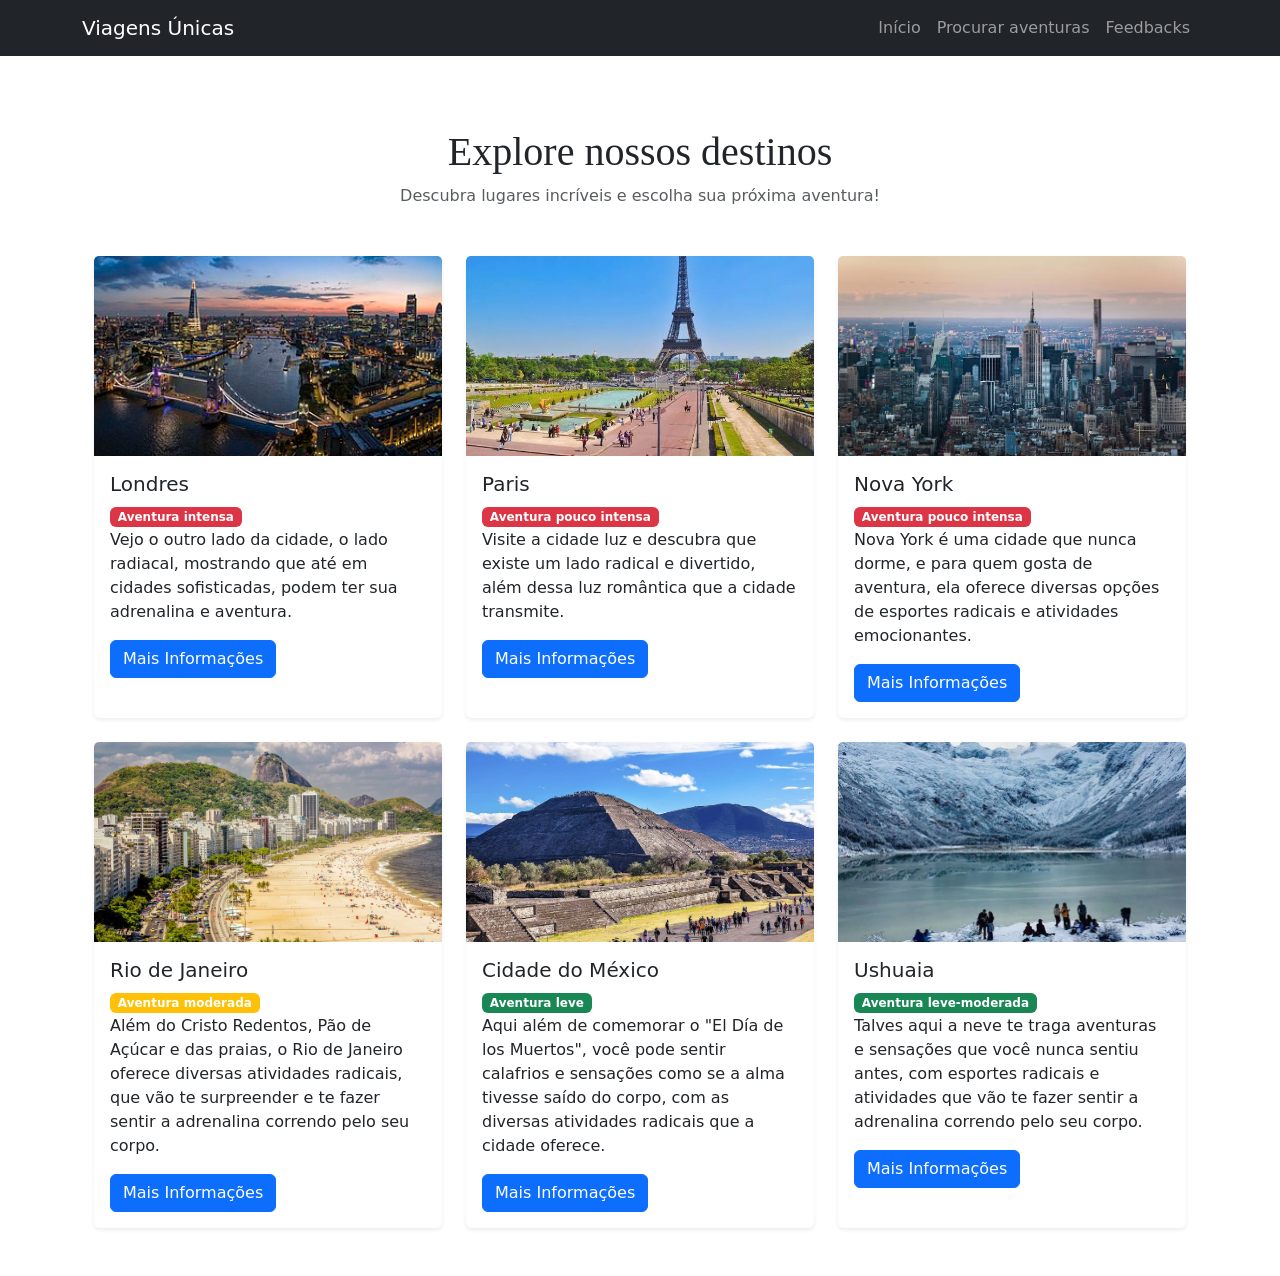
<file: paventuras.html>
<!DOCTYPE html>
<html lang="pt-br">

<head>
    <meta charset="UTF-8">
    <meta name="viewport" content="width=device-width, initial-scale=1.0">
    <title>Viagens Únicas</title>
    <link href="https://cdn.jsdelivr.net/npm/bootstrap@5.3.3/dist/css/bootstrap.min.css" rel="stylesheet">
    <link href="./CSS/style.css" rel="stylesheet">
    <link href="./CSS/paventuras.css" rel="stylesheet">
</head>

<body>
    <nav class="navbar navbar-expand-lg bg-dark navbar-dark">
        <div class="container">
            <a class="navbar-brand" href="index.html">
                Viagens Únicas
            </a>

            <button class="navbar-toggler" type="button" data-bs-toggle="collapse" data-bs-target="#menu">
                <span class="navbar-toggler-icon">
                </span>
            </button>

            <div class="collapse navbar-collapse" id="menu">


                <div class="navbar-nav ms-auto">
                    <a class="nav-link" href="index.html">
                        Início</a>

                    <a class="nav-link" href="paventuras.html">
                        Procurar aventuras</a>

                    <a class="nav-link" href="feedbacks.html">
                        Feedbacks</a>
                </div>
            </div>
        </div>

    </nav><br>

    <div class="container mt-5 mb-4">
        <h1 class="titulo text-center">Explore nossos destinos</h1>
        <p class="text-center text-muted">
            Descubra lugares incríveis e escolha sua próxima aventura!
        </p>
    </div>

    <section class="container my-5">
        <!-- Feed de viagens -->
        <div class="container">
            <div class="row g-4">

                <!-- Destino 1 -->
                <div class="col-md-4">
                    <div class="card shadow-sm">
                        <img src="./img/1/Londres.jpeg" class="card-img-top" alt="Londres">

                        <div class="card-body">
                            <h5 class="card-title">Londres</h5>
                            <span class="badge bg-danger">Aventura intensa</span>
                            <p class="card-text">
                                Vejo o outro lado da cidade, o lado radiacal,
                                mostrando que até em cidades sofisticadas, podem
                                ter sua adrenalina e aventura.
                            </p>
                            <button class="btn btn-primary" data-bs-toggle="modal" data-bs-target="#modallondres">
                                Mais Informações
                            </button>
                        </div>
                    </div>
                </div>

                <!-- Destino 2 -->
                <div class="col-md-4">
                    <div class="card shadow-sm">
                        <img src="./img/1/Paris.jfif" class="card-img-top" alt="Paris">

                        <div class="card-body">
                            <h5 class="card-title">Paris</h5>
                            <span class="badge bg-danger">Aventura pouco intensa</span>
                            <p class="card-text">
                                Visite a cidade luz e descubra que existe um lado radical e divertido,
                                além dessa luz romântica que a cidade transmite.
                            </p>
                            <button class="btn btn-primary" data-bs-toggle="modal" data-bs-target="#modalparis">
                                Mais Informações
                            </button>
                        </div>
                    </div>
                </div>

                <!-- Destino 3 -->
                <div class="col-md-4">
                    <div class="card shadow-sm">
                        <img src="./img/1/Nova York.jfif" class="card-img-top" alt="Nova York">

                        <div class="card-body">
                            <h5 class="card-title">Nova York</h5>
                            <span class="badge bg-danger">Aventura pouco intensa</span>
                            <p class="card-text">
                                Nova York é uma cidade que nunca dorme, e para quem gosta de aventura,
                                ela oferece diversas opções de esportes radicais e atividades emocionantes.
                            </p>
                            <button class="btn btn-primary" data-bs-toggle="modal" data-bs-target="#modalnovayork">
                                Mais Informações
                            </button>
                        </div>
                    </div>
                </div>

                <!-- Destino 4 -->
                <div class="col-md-4">
                    <div class="card shadow-sm">
                        <img src="./img/1/Rio de Janeiro.jpg" class="card-img-top" alt="Rio de Janeiro">

                        <div class="card-body">
                            <h5 class="card-title">Rio de Janeiro</h5>
                            <span class="badge bg-warning">Aventura moderada</span>
                            <p class="card-text">
                                Além do Cristo Redentos, Pão de Açúcar e das praias, o Rio de Janeiro oferece diversas
                                atividades radicais, que vão te surpreender e te fazer sentir a adrenalina correndo pelo
                                seu corpo.
                            </p>
                            <button class="btn btn-primary" data-bs-toggle="modal" data-bs-target="#modalrio">
                                Mais Informações
                            </button>
                        </div>
                    </div>
                </div>

                <!-- Destino 5 -->
                <div class="col-md-4">
                    <div class="card shadow-sm">
                        <img src="./img/1/Cidade do México.jpg" class="card-img-top" alt="México">

                        <div class="card-body">
                            <h5 class="card-title">Cidade do México</h5>
                            <span class="badge bg-success">Aventura leve</span>
                            <p class="card-text">
                                Aqui além de comemorar o "El Día de los Muertos", você pode sentir calafrios e sensações
                                como se
                                a alma tivesse saído do corpo, com as diversas atividades radicais que a cidade oferece.
                            </p>
                            <button class="btn btn-primary" data-bs-toggle="modal" data-bs-target="#modalmexico">
                                Mais Informações
                            </button>
                        </div>
                    </div>
                </div>

                <!-- Destino 6 -->
                <div class="col-md-4">
                    <div class="card shadow-sm">
                        <img src="./img/1/Ushuaia.jfif" class="card-img-top" alt="Ushuaia">

                        <div class="card-body">
                            <h5 class="card-title">Ushuaia</h5>
                            <span class="badge bg-success">Aventura leve-moderada</span>
                            <p class="card-text">
                                Talves aqui a neve te traga aventuras e sensações que você nunca sentiu antes,
                                com esportes radicais e atividades que vão te fazer sentir a adrenalina correndo pelo
                                seu corpo.
                            </p>
                            <button class="btn btn-primary" data-bs-toggle="modal" data-bs-target="#modalushu">
                                Mais Informações
                            </button>
                        </div>
                    </div>
                </div>

            </div>
        </div>

        <div class="modal fade" id="modallondres">
            <div class="modal-dialog">
                <div class="modal-content">
                    <div class="modal-header">
                        <h5 class="modal-title">Londres</h5>
                        <button type="button" class="btn-close" data-bs-dismiss="modal"></button>
                    </div>
                    <div class="modal-body">
                        <img src="./img/1/GrippedLondon.avif" alt="Radical Londres" style="width: 200px; height: 150px;">
                        <img src="./img/1/EscaladaIndoorLondon.jpg" alt="Escala Indoor" style="width: 200px; height: 150px;">
                        <p><b>Curiosidade:</b> Londres é atravessada pelo famoso Rio Tâmisa,
                            que corta a cidade e passa por alguns de seus monumentos mais
                            conhecidos, como a Tower Bridge, o Big Ben e o London Eye.
                            O rio possui grande importância histórica para o desenvolvimento
                            comercial e cultural da capital britânica.</p>
                        <p><b>Prática do Gripped London:</b> Localizado em Hounslow, o Gripped London é um parque de
                            aventuras ao ar livre que oferece diversas atividades, como circuitos de cordas nas alturas,
                            tirolesas, escorregadores e desafios em redes suspensas. É um espaço voltado para diversão,
                            aventura e superação de desafios.</p>
                        <p><b>História:</b> Londres é uma das cidades mais antigas e importantes da Europa. Fundada
                            pelos romanos por volta do ano 43 d.C., com o nome de Londinium, tornou-se um dos principais
                            centros políticos, econômicos e culturais do mundo. Atualmente, é conhecida por seus
                            monumentos históricos, pela família real britânica e por sua diversidade cultural.</p>
                        <p><b>Outro Esporte Praticado:</b> Escalada indoor (Indoor Climbing), uma atividade bastante
                            popular em Londres, praticada em centros especializados com paredes artificiais de
                            diferentes alturas e dificuldades. É uma modalidade que exige força, equilíbrio,
                            concentração e habilidade para superar obstáculos.</p>
                    </div>
                    <div class="modal-footer">
                        <button type="button" class="btn btn-secondary" data-bs-dismiss="modal">Fechar</button>
                    </div>
                </div>
            </div>
        </div>

        <div class="modal fade" id="modalparis">
            <div class="modal-dialog">
                <div class="modal-content">
                    <div class="modal-header">
                        <h5 class="modal-title">Paris</h5>
                        <button type="button" class="btn-close" data-bs-dismiss="modal"></button>
                    </div>
                    <div class="modal-body">
                        <img src="./img/1/Arvorismo.jfif" alt="Radical Paris" style="width: 200px; height: 150px;">
                        <img src="./img/1/ParaquedismoIndoorParis.png" alt="Paraquedismo Indoor" style="width: 200px; height: 150px;">
                        <p><b>Curiosidade:</b> Paris é conhecida como a Cidade Luz (La Ville Lumière) e abriga a famosa
                            Torre Eiffel, um dos monumentos mais visitados do mundo. A cidade também é cortada pelo Rio
                            Sena, que oferece belas paisagens e passeios de barco.</p>
                        <p><b>Prática do Arvorismo e Tirolesa:</b> Nos arredores de Paris, existem parques de aventura
                            que oferecem circuitos de arvorismo entre árvores, pontes suspensas e tirolesas. Essas
                            atividades permitem explorar a natureza de uma maneira divertida e cheia de adrenalina.</p>
                        <p><b>História:</b> Paris tem origem em um antigo povoado celta chamado Lutécia, habitado pelos
                            Parisii. Durante a Idade Média, tornou-se um importante centro político, cultural e
                            econômico da França. Ao longo dos séculos, ganhou destaque mundial por sua arquitetura,
                            arte, moda e monumentos históricos.</p>
                        <p><b>Outro Esporte Praticado:</b> Paraquedismo indoor (queda livre em túnel de vento), uma
                            atividade que simula a sensação de queda livre por meio de fortes correntes de ar,
                            permitindo experimentar a adrenalina do paraquedismo sem precisar saltar de um avião.</p>
                    </div>
                    <div class="modal-footer">
                        <button type="button" class="btn btn-secondary" data-bs-dismiss="modal">Fechar</button>
                    </div>
                </div>
            </div>
        </div>

        <div class="modal fade" id="modalnovayork">
            <div class="modal-dialog">
                <div class="modal-content">
                    <div class="modal-header">
                        <h5 class="modal-title">Nova York</h5>
                        <button type="button" class="btn-close" data-bs-dismiss="modal"></button>
                    </div>
                    <div class="modal-body">
                        <img src="./img/1/jetski NY.jpg" alt="Radical Nova York" style="width: 200px; height: 150px;">
                        <img src="./img/1/EscaladaUrbana NY.jfif" alt="Escalada Urbana" style="width: 200px; height: 150px;">
                        <p><b>Curiosidade:</b> Nova York é conhecida como a cidade que nunca dorme, por sua intensa
                            movimentação durante o dia e a noite. A cidade abriga a famosa Estátua da Liberdade, o
                            Central Park e a Times Square, além de ser um dos maiores centros culturais e financeiros do
                            mundo.</p>
                        <p><b>Prática do Jet Ski:</b> Nas águas ao redor de Nova York, especialmente próximas ao Rio
                            Hudson e à
                            baía de Nova York, é possível praticar passeios de jet ski. A atividade proporciona uma
                            experiência de aventura com belas vistas do horizonte da cidade e de seus monumentos.</p>
                        <p><b>História:</b> Nova York foi fundada pelos holandeses em 1624, inicialmente com o nome de
                            Nova Amsterdã. Em 1664, passou para o domínio inglês e recebeu o nome de Nova York. Ao longo
                            dos séculos, tornou-se um importante destino de imigrantes e um dos principais centros
                            econômicos e culturais do planeta.</p>
                        <p><b>Outro Esporte Praticado:</b> Escalada urbana (Urban Climbing), modalidade que envolve
                            desafios de escalada em estruturas artificiais e paredes especializadas. Nova York possui
                            diversos centros de escalada indoor, onde os praticantes podem testar força, equilíbrio e
                            habilidade.</p>
                    </div>
                    <div class="modal-footer">
                        <button type="button" class="btn btn-secondary" data-bs-dismiss="modal">Fechar</button>
                    </div>
                </div>
            </div>
        </div>

        <div class="modal fade" id="modalrio">
            <div class="modal-dialog">
                <div class="modal-content">
                    <div class="modal-header">
                        <h5 class="modal-title">Rio de Janeiro</h5>
                        <button type="button" class="btn-close" data-bs-dismiss="modal"></button>
                    </div>
                    <div class="modal-body">
                        <img src="./img/1/AsaDeltaRIO.jpg" alt="Radical Rio de Janeiro" style="width: 200px; height: 150px;">
                        <img src="./img/1/Surferio.jpg" alt="Surfe" style="width: 200px; height: 150px;">
                        <p><b>Curiosidade:</b> O Rio de Janeiro é conhecido mundialmente como a Cidade Maravilhosa,
                            famoso por suas praias, montanhas e paisagens naturais. Entre seus principais
                            cartões-postais estão o Cristo Redentor, o Pão de Açúcar e a Praia de Copacabana.</p>
                        <p><b>Prática da Asa-Delta:</b> O Rio de Janeiro é um dos destinos mais famosos do mundo para a
                            prática de asa-delta. Os voos geralmente partem da rampa da Pedra Bonita, na Floresta da
                            Tijuca, proporcionando uma vista incrível das praias, montanhas e do oceano Atlântico, com
                            pouso na Praia de São Conrado.</p>
                        <p><b>História:</b> Fundado em 1º de março de 1565 por Estácio de Sá, o Rio de Janeiro foi
                            capital do Brasil durante grande parte de sua história, de 1763 até 1960, quando Brasília
                            assumiu essa função. A cidade teve grande importância no desenvolvimento político, econômico
                            e cultural do país.</p>
                        <p><b>Outro Esporte Praticado:</b> Surfe, bastante popular nas praias cariocas, especialmente na
                            Barra da Tijuca, no Arpoador e no Recreio dos Bandeirantes. A cidade recebe competições
                            importantes e atrai surfistas de diferentes partes do mundo.</p>
                    </div>
                    <div class="modal-footer">
                        <button type="button" class="btn btn-secondary" data-bs-dismiss="modal">Fechar</button>
                    </div>
                </div>
            </div>
        </div>

        <div class="modal fade" id="modalmexico">
            <div class="modal-dialog">
                <div class="modal-content">
                    <div class="modal-header">
                        <h5 class="modal-title">Cidade do México</h5>
                        <button type="button" class="btn-close" data-bs-dismiss="modal"></button>
                    </div>
                    <div class="modal-body">
                        <img src="./img/1/Caiaque mexico.avif" alt="" style="width: 200px; height: 150px;">
                        <img src="./img/1/bolonismo mexico.jpg" alt="" style="width: 200px; height: 150px;">
                        <p><b>Curiosidade:</b> A Cidade do México foi construída sobre as ruínas da antiga cidade asteca
                            de Tenochtitlán. Um de seus lugares mais famosos é o Zócalo, uma das maiores praças públicas
                            do mundo, cercada por importantes construções históricas.</p>
                        <p><b>Prática do Caiaque:</b> Nos canais de Xochimilco, na Cidade do México, é possível praticar atividades
                            aquáticas, incluindo passeios de caiaque. A experiência permite explorar os canais
                            históricos, observar a natureza e conhecer uma das regiões culturais mais tradicionais da
                            cidade.</p>
                        <p><b>História:</b> A Cidade do México foi fundada pelos astecas em 1325, com o nome de
                            Tenochtitlán. Em 1521, foi conquistada pelos espanhóis e reconstruída sobre as antigas
                            estruturas astecas. Atualmente, é a capital do México e um dos maiores centros urbanos e
                            culturais da América Latina.</p>
                        <p><b>Outro Esporte Praticado:</b> Balonismo, atividade praticada nos arredores da Cidade do
                            México, especialmente na região de Teotihuacán. Os passeios de balão permitem observar do
                            alto as famosas Pirâmides do Sol e da Lua e apreciar a paisagem arqueológica da região.</p>
                    </div>
                    <div class="modal-footer">
                        <button type="button" class="btn btn-secondary" data-bs-dismiss="modal">Fechar</button>
                    </div>
                </div>
            </div>
        </div>

        <div class="modal fade" id="modalushu">
            <div class="modal-dialog">
                <div class="modal-content">
                    <div class="modal-header">
                        <h5 class="modal-title">Ushuaia</h5>
                        <button type="button" class="btn-close" data-bs-dismiss="modal"></button>
                    </div>
                    <div class="modal-body">
                        <img src="./img/1/Snowboard Ushuaia.jpg" alt="" style="width: 200px; height: 150px;">
                        <img src="./img/1/dog sledding ushuaia.jpg" alt="" style="width: 200px; height: 150px;">
                        <p><b>Curiosidade:</b> Ushuaia é conhecida como a cidade mais austral do mundo, localizada na
                            Terra do Fogo, na Argentina. Cercada pela Cordilheira dos Andes e pelo Canal de Beagle,
                            possui paisagens impressionantes, com montanhas nevadas, geleiras e florestas.</p>
                        <p><b>Prática do Snowboard:</b> Ushuaia é um destino muito procurado para a prática de snowboard,
                            especialmente no Cerro Castor, um dos centros de esqui mais famosos da América do Sul. A
                            atividade consiste em deslizar pela neve utilizando uma prancha presa aos pés,
                            proporcionando aventura e adrenalina em meio às paisagens da Patagônia.</p>
                        <p><b>História:</b> Ushuaia foi fundada oficialmente em 1884 e teve grande importância na
                            ocupação argentina da região da Terra do Fogo. A cidade também ficou conhecida por abrigar
                            um antigo presídio, que funcionou entre 1902 e 1947. Atualmente, é um importante destino
                            turístico e ponto de partida para expedições à Antártida.</p>
                        <p><b>Outro Esporte Praticado:</b> Trenó puxado por cães (Dog Sledding), uma atividade de
                            aventura realizada em paisagens nevadas, na qual trenós são conduzidos por cães treinados
                            através de trilhas na neve. É uma experiência tradicional de regiões frias e bastante
                            procurada por turistas na Patagônia e Ushuaia.</p>
                    </div>
                    <div class="modal-footer">
                        <button type="button" class="btn btn-secondary" data-bs-dismiss="modal">Fechar</button>
                    </div>
                </div>
            </div>
        </div>
    </section>















    <script src="https://cdn.jsdelivr.net/npm/bootstrap@5.3.3/dist/js/bootstrap.bundle.min.js">
    </script>

</body>

</html>
</file>
<file: CSS/style.css>
.bodoni-moda-uniquifier {
  font-family: "Bodoni Moda", serif;
  font-optical-sizing: auto;
  font-weight: weight;
  font-style: normal;
}
h1, h2 {
  font-family: "Bodoni Moda", serif;
}

.carousel-item img {
    height: 500px;
    object-fit: cover;
}

.card {
    height: 100%;
    transition: 0.3s;
}

.card:hover {
    transform: translateY(-5px);
}

/* Caixa principal do Modal */

.modal-content {
    border: none;
    border-radius: 18px;
    overflow: hidden;
    /* Sombra ao redor da janela */
    box-shadow: 0 10px 30px rgba(0, 0, 0, 0.25);
}
  
  
  /* -----------------------------------------------------​
  
     CABEÇALHO DO MODAL​
  
  ----------------------------------------------------- */
  
.modal-header {
    padding: 20px 25px;
    /* Remove a linha padrão do Bootstrap */
    border-bottom: none;
    background-color: #f8f9fa;
}
  
  /* Título do Modal */
  
.modal-title {
    font-size: 1.5rem;
    font-weight: 700;
}

/* Corpo do Modal */

.modal-body {
    padding: 30px;
    font-size: 1rem;
    line-height: 1.7;
  }
  
  /* Imagem dentro do Modal */
  
.modal-body img {
    width: 100%;
    border-radius: 12px;
    margin-bottom: 20px;
}
  
  /* Rodapé do Modal */
  
.modal-footer {
    padding: 15px 25px;
    border-top: none;
    background-color: #f8f9fa;
}
  
  /* Botões do Modal */
  
.modal .btn {
    border-radius: 8px;
    padding: 8px 20px;
}

/* -----------------------------------------------------​

   CAIXA PRINCIPAL​

   ----------------------------------------------------- */

/* Cria uma caixa separada para o Accordion. O max-width evita que fique muito largo. */

.faq-box {
    max-width: 850px;
    /* Centraliza a caixa */
    margin: 0 auto;
    /* Espaçamento interno */
    padding: 35px;
    /* Fundo da caixa */
    background-color: #ffffff;
    /* Cantos arredondados */
    border-radius: 18px;
    /* Borda */
    border: 1px solid #e9ecef;
    /* Sombra para criar sensação de elevação */
    box-shadow: 0 8px 25px rgba(0, 0, 0, 0.12);
}

/* -----------------------------------------------------​

   ÁREA DO ACCORDION​

   ----------------------------------------------------- */

.faq-box .accordion {
  width: 100%;
}

/* -----------------------------------------------------​

   CADA PERGUNTA​

   ----------------------------------------------------- */

.faq-box .accordion-item {
  /* Remove a borda padrão */
  border: none;
  /* Espaço entre as perguntas */
  margin-bottom: 15px;
  /* Arredonda cada "gaveta" */
  border-radius: 12px;
  /* Mantém o conteúdo dentro do arredondamento */
  overflow: hidden;
  /* Pequena sombra em cada item */
  box-shadow: 0 3px 10px rgba(0, 0, 0, 0.08);
}

/* EFEITO AO CLICAR */​

/* Remove o contorno padrão que aparece quando o botão recebe foco. */​

.faq-box .accordion-button:focus {
    box-shadow: none;
}
  
  /* ÁREA DA RESPOSTA */
  
.faq-box .accordion-body {  
    /* Espaçamento interno maior */
    padding: 25px;
    /* Espaçamento entre linhas */
    line-height: 1.7;
    /* Fundo da resposta */
    background-color: #ffffff;
}

/* BOTÃO DA PERGUNTA */

.faq-box .accordion-button {
    /* Espaçamento interno */
    padding: 20px 22px;
    /* Tamanho do texto */
    font-size: 1rem;
    /* Deixa a pergunta em destaque */
    font-weight: 600;
    /* Cor de fundo */
    background-color: #f8f9fa;
}
  
  /* PERGUNTA ABERTA */
  
.faq-box .accordion-button:not(.collapsed) {
    background-color: #e9ecef;
    /* Remove sombra padrão */
    box-shadow: none;
}
</file>
<file: CSS/paventuras.css>
.card {
     border: none;
     height: 100%;
 }

 .card img {
     height: 200px;
     object-fit: cover;
 }
</file>
